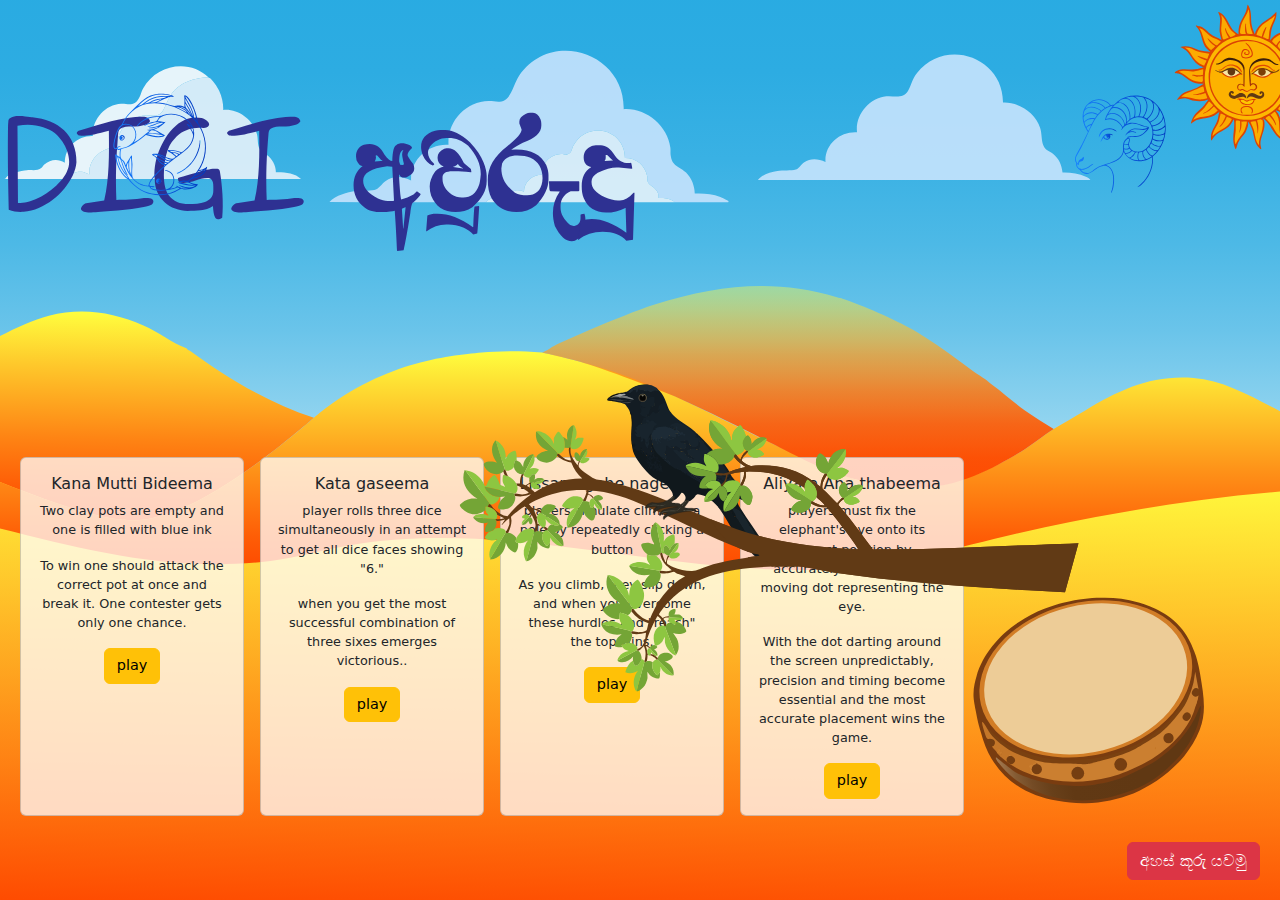
<file: index.html>
<!DOCTYPE html>
<html lang="en">

<head>
  <meta charset="UTF-8" />
  <meta name="viewport" content="width=device-width, initial-scale=1.0" />
  <title>DIGI Awurudu</title>
  <link href="https://cdn.jsdelivr.net/npm/bootstrap@5.3.2/dist/css/bootstrap.min.css" rel="stylesheet">
  <style>
    body {
      margin: 0;
      overflow: hidden;
      background: url('assets/background-01.svg') no-repeat center center fixed;
      background-size: cover;
    }

    .scene {
      position: relative;
      width: 100%;
      height: 100vh;
      overflow: hidden;
    }

    .floating,
    .vibrate,
    .move-left,
    .sway,
    .sun-move {
      position: absolute;
    }

    .move-left-fast {
      animation: moveLeft 40s linear infinite;
    }

    .move-left-slow {
      animation: moveLeft 70s linear infinite;
    }

    .headline-floating {
      animation: floatY 1s ease-in-out infinite alternate;
    }


    .floating {
      animation: floatY 3s ease-in-out infinite alternate;
    }

    .vibrate {
      animation: vibrate 0.3s infinite alternate;
    }

    .sway {
      animation: sway 2s ease-in-out infinite alternate;
    }

    .sun-move {
      animation: sunMove 20s linear infinite;
    }

    @keyframes moveLeft {
      0% {
        transform: translateX(100vw);
      }

      100% {
        transform: translateX(-100vw);
      }
    }

    @keyframes floatY {
      0% {
        transform: translateY(0px);
      }

      100% {
        transform: translateY(10px);
      }
    }

    @keyframes vibrate {
      0% {
        transform: rotate(0deg);
      }

      100% {
        transform: rotate(2deg);
      }
    }

    @keyframes sway {
      0% {
        transform: rotate(-1deg);
      }

      100% {
        transform: rotate(1deg);
      }
    }

    @keyframes sunMove {
      0% {
        top: 30%;
        left: 10%;
      }

      100% {
        top: 10%;
        left: 80%;
      }
    }

    .btn-container {
      position: absolute;
      bottom: 20px;
      left: 50%;
      transform: translateX(-50%);
    }

    .btn-container .btn {
      margin: 0 5px;
    }

    svg {
      width: auto;
      height: auto;
    }

    .fire{
            position: fixed;
            right: 20px;
            bottom: 20px;
           
            cursor: pointer;
            z-index: 1000;
        }
  </style>
</head>

<body>
  <div class="scene">

    <!-- Headline -->
    <img src="assets/headline.svg" class="floating" style="width: 50%; left: 25%; transform: translateX(-50%);" />

    <div class="fire">
      <a href="fireWorks.html" class="btn btn-danger">අහස් කූරු යවමු</a>
    </div>

    <!-- Clouds -->
    <img src="assets/cloud1.svg" class="move-left-fast" style="top:10%; width: 25%;" />
    <img src="assets/cloud2.svg" class="move-left-slow z-index: 3" style="top:12%; width: 33%;" />
    <img src="assets/cloud3.svg" class="move-left-fast" style="top:15%; width: 28%;" />

    <!-- Sun -->
    <img src="assets/sun.svg" class="sun-move" style="width: 22%; z-index: 2;" />

    <!-- Pisces -->
    <img src="assets/pisces.svg" class="floating" style="top: 10%; left: 5%; width: 15%; z-index: 1;" />

    <!-- Aries -->
    <img src="assets/aries.svg" class="floating" style="top: 10%; right: 5%; width: 15%; z-index: 1;" />

    <!-- Tree with crow -->
    <img src="assets/tree-branch_with_bird.svg" class="sway"
      style="bottom: 20%; left: 60%; width: 50%; transform: translateX(-50%); z-index: 4;" />

    <!-- Rabana -->
    <img src="assets/rabana.svg" class="vibrate" style="bottom: 10%; left: 70%; width: 30%;" />

    <!-- Buttons -->
    <div class="btn-container d-flex flex-wrap gap-3 "
      style="justify-content: flex-start; width: 100%; padding-left: 20px; margin-bottom: 5%;">
      <div class="card text-center bg-white bg-opacity-75 col-12 col-sm-6 col-md-4"
        style="max-width: 14rem; font-size: 0.8rem;">
        <div class="card-body">
          <h5 class="card-title" style="font-size: 1rem;">Kana Mutti Bideema</h5>
          <p class="card-text d-none d-sm-block">Two clay pots are empty and one is filled with blue ink</p>
          <p class="card-text d-none d-sm-block">To win one should attack the correct pot at once and break it. One
            contester gets only one chance.</p>
          <a href="kanamutti.html" class="btn btn-warning" style="font-size: 0.9rem;">play</a>
        </div>
      </div>

      <div class="card text-center bg-white bg-opacity-75 col-12 col-sm-6 col-md-4"
        style="max-width: 14rem; font-size: 0.8rem;">
        <div class="card-body">
          <h5 class="card-title" style="font-size: 1rem;">Kata gaseema</h5>
          <p class="card-text d-none d-sm-block">player rolls three dice simultaneously in an attempt to get all dice
            faces showing "6." </p>
          <p class="card-text d-none d-sm-block">when you get the most successful combination of three sixes emerges
            victorious..</p>
          <a href="kata.html" class="btn btn-warning" style="font-size: 0.9rem;">play</a>
        </div>
      </div>

      <div class="card text-center bg-white bg-opacity-75 col-12 col-sm-6 col-md-4"
        style="max-width: 14rem; font-size: 0.8rem;">
        <div class="card-body">
          <h5 class="card-title" style="font-size: 1rem;">Lissana gahe nageema</h5>
          <p class="card-text d-none d-sm-block">players simulate climbing a pole by repeatedly clicking a button</p>
          <p class="card-text d-none d-sm-block">As you climb, they slip down, and when you overcome these hurdles and
            "reach" the top wins.</p>
          <a href="lissanagaha.html" class="btn btn-warning" style="font-size: 0.9rem;">play</a>
        </div>
      </div>

      <div class="card text-center bg-white bg-opacity-75 col-12 col-sm-6 col-md-4"
        style="max-width: 14rem; font-size: 0.8rem;">
        <div class="card-body">
          <h5 class="card-title" style="font-size: 1rem;">Aliyata Aha thabeema</h5>
          <p class="card-text d-none d-sm-block">players must fix the elephant's eye onto its correct position by
            accurately hitting a fast-moving dot representing the eye.</p>
          <p class="card-text d-none d-sm-block"> With the dot darting around the screen unpredictably, precision and
            timing become essential and the most accurate placement wins the game.</p>
          <a href="aliya.html" class="btn btn-warning" style="font-size: 0.9rem;">play</a>
        </div>
      </div>
    </div>

  </div>

</body>

</html>
</file>
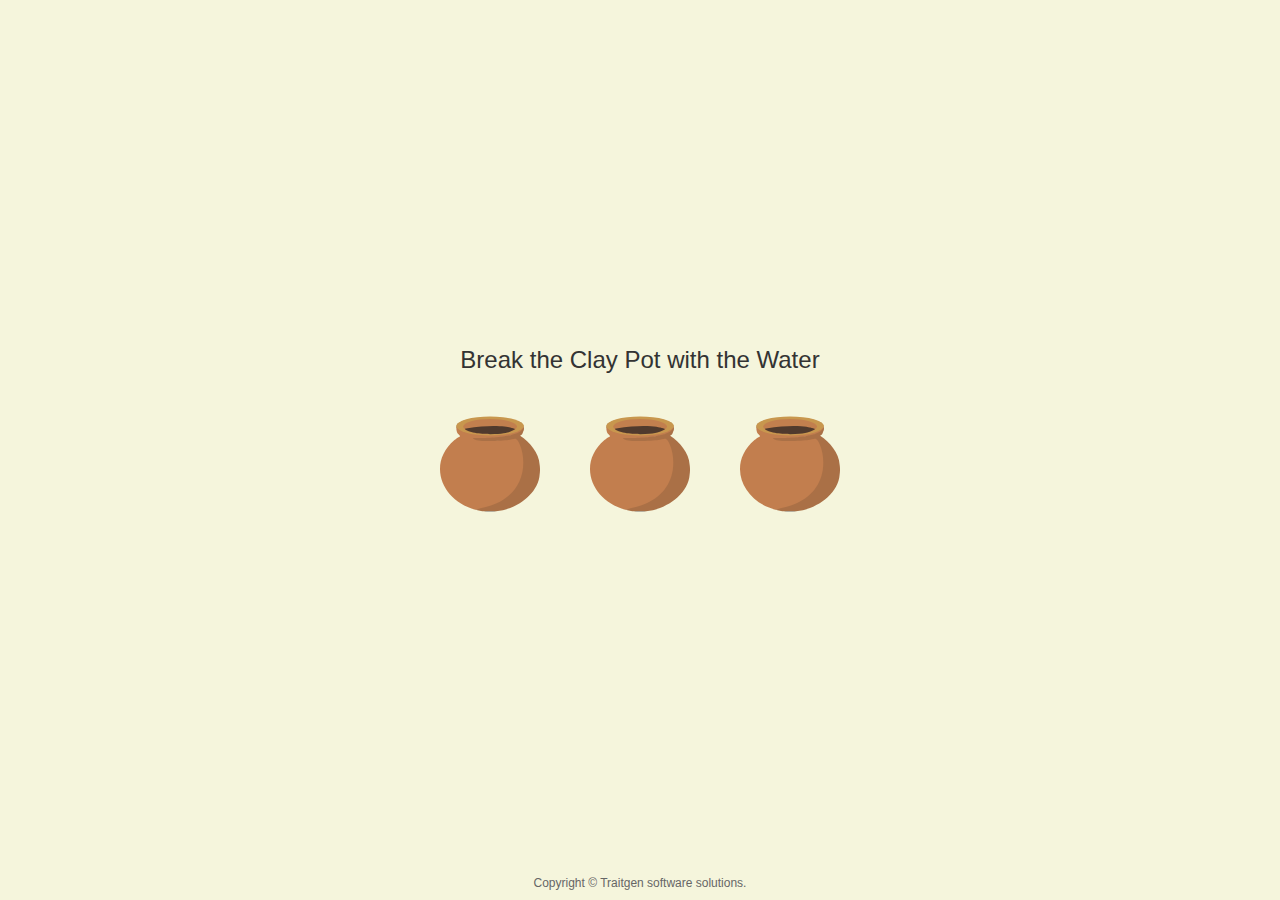
<file: claypot.html>
<!DOCTYPE html>
<html lang="en">
<head>
  <meta charset="UTF-8" />
  <meta name="viewport" content="width=device-width, initial-scale=1.0" />
  <title>Kana Mutti Bideema</title>
  <style>
    body {
      font-family: Arial, sans-serif;
      display: flex;
      flex-direction: column;
      align-items: center;
      justify-content: center;
      height: 100vh;
      margin: 0;
      background-color: #f5f5dc;
      overflow: hidden;
    }

    .game-title {
      font-size: 24px;
      margin-bottom: 30px;
      color: #333;
      text-align: center;
    }

    .pots-container {
      display: flex;
      justify-content: center;
      gap: 50px;
      margin-bottom: 30px;
    }

    .pot {
      width: 100px;
      height: 120px;
      position: relative;
      cursor: pointer;
      transition: transform 0.2s;
      animation: oscillate 3s infinite ease-in-out;
      pointer-events: auto;
    }

    .pot:hover {
      transform: scale(1.05);
    }

    /* Style for the clay pot image */
    .pot img.claypot {
      width: 100%;
      height: 100%;
      display: block;
    }

    /* The splash image is positioned absolutely on top of the pot */
    .pot img.splash {
      position: absolute;
      top: 0;
      left: 0;
      width: 100%;
      height: 100%;
      opacity: 0;
      pointer-events: none;
    }

    /* Animate the splash appearance */
    .pot img.splash.show {
      animation: splash 0.5s forwards;
    }

    @keyframes oscillate {
      0%, 100% { transform: translateY(0) rotate(0deg); }
      25% { transform: translateY(-10px) rotate(2deg); }
      50% { transform: translateY(0) rotate(0deg); }
      75% { transform: translateY(-10px) rotate(-2deg); }
    }

    @keyframes splash {
      0% { opacity: 0; transform: scale(0.8); }
      50% { opacity: 1; transform: scale(1.2); }
      100% { opacity: 1; transform: scale(1); }
    }

    .modal {
      display: none;
      position: fixed;
      top: 0;
      left: 0;
      width: 100%;
      height: 100%;
      background-color: rgba(0, 0, 0, 0.7);
      z-index: 100;
      justify-content: center;
      align-items: center;
    }

    .modal-content {
      background-color: white;
      padding: 30px;
      border-radius: 10px;
      text-align: center;
      max-width: 300px;
      animation: fadeIn 0.3s;
    }

    .modal h2 {
      margin-top: 0;
      color: #333;
    }

    .modal button {
      background-color: #8B4513;
      color: white;
      border: none;
      padding: 10px 20px;
      border-radius: 5px;
      cursor: pointer;
      font-size: 16px;
      margin-top: 20px;
    }

    .modal button:hover {
      background-color: #A0522D;
    }

    @keyframes fadeIn {
      from { opacity: 0; transform: translateY(-20px); }
      to { opacity: 1; transform: translateY(0); }
    }

    .copyright {
      position: absolute;
      bottom: 10px;
      color: #666;
      font-size: 12px;
    }
  </style>
</head>
<body>
  <div class="game-title">Break the Clay Pot with the Water</div>

  <div class="pots-container">
    <!-- Each pot has a data attribute for its number -->
    <div class="pot" data-pot="1">
      <img src="assets/claypot.svg" alt="Clay Pot" class="claypot">
      <img src="assets/splash.svg" alt="Splash" class="splash">
    </div>
    <div class="pot" data-pot="2">
      <img src="assets/claypot.svg" alt="Clay Pot" class="claypot">
      <img src="assets/splash.svg" alt="Splash" class="splash">
    </div>
    <div class="pot" data-pot="3">
      <img src="assets/claypot.svg" alt="Clay Pot" class="claypot">
      <img src="assets/splash.svg" alt="Splash" class="splash">
    </div>
  </div>

  <div class="copyright">Copyright © Traitgen software solutions.</div>

  <!-- Modals for win or lose messages -->
  <div class="modal" id="winModal">
    <div class="modal-content">
      <h2>Congratulations!</h2>
      <p>You broke the correct pot with the Water!</p>
      <button onclick="resetGame()">Play Again</button>
    </div>
  </div>

  <div class="modal" id="loseModal">
    <div class="modal-content">
      <h2>Oops!</h2>
      <p>That pot was empty. Try again!</p>
      <button onclick="resetGame()">Try Again</button>
    </div>
  </div>

  <script>
    let correctPot;
    let gameActive = true;

    // Set up the initial game state
    function initGame() {
      document.querySelectorAll('.pot').forEach(pot => {
        // Reset the pot image to the intact clay pot
        const claypotImg = pot.querySelector('img.claypot');
        claypotImg.src = 'assets/claypot.svg';

        // Hide the splash image
        const splashImg = pot.querySelector('img.splash');
        splashImg.classList.remove('show');
        splashImg.style.opacity = 0;

        // Re-enable clicks
        pot.style.pointerEvents = 'auto';
      });
      // Randomly choose the pot that contains the water (correct pot)
      correctPot = Math.floor(Math.random() * 3) + 1;
      gameActive = true;
    }

    // Set up event listeners for the pots
    function setupEventListeners() {
      document.querySelectorAll('.pot').forEach(pot => {
        pot.addEventListener('click', function () {
          if (!gameActive) return;

          const potNumber = parseInt(this.getAttribute('data-pot'));
          // Prevent further clicks on this pot
          this.style.pointerEvents = 'none';

          // Change the pot image to the broken clay pot image
          const claypotImg = this.querySelector('img.claypot');
          claypotImg.src = 'assets/claypotbroken.svg';

          // If this is the correct pot, animate the splash image
          if (potNumber === correctPot) {
            const splashImg = this.querySelector('img.splash');
            // Use a slight delay for visual effect
            setTimeout(() => {
              splashImg.classList.add('show');
            }, 200);
          }

          // After animation delay, show appropriate modal
          setTimeout(() => {
            if (potNumber === correctPot) {
              document.getElementById('winModal').style.display = 'flex';
            } else {
              document.getElementById('loseModal').style.display = 'flex';
            }
          }, 800);

          gameActive = false;
        });
      });
    }

    // Reset the game by hiding modals and re-initializing the state
    function resetGame() {
      document.getElementById('winModal').style.display = 'none';
      document.getElementById('loseModal').style.display = 'none';
      initGame();
    }

    window.onload = function () {
      initGame();
      setupEventListeners();
    };
  </script>
</body>
</html>
</file>
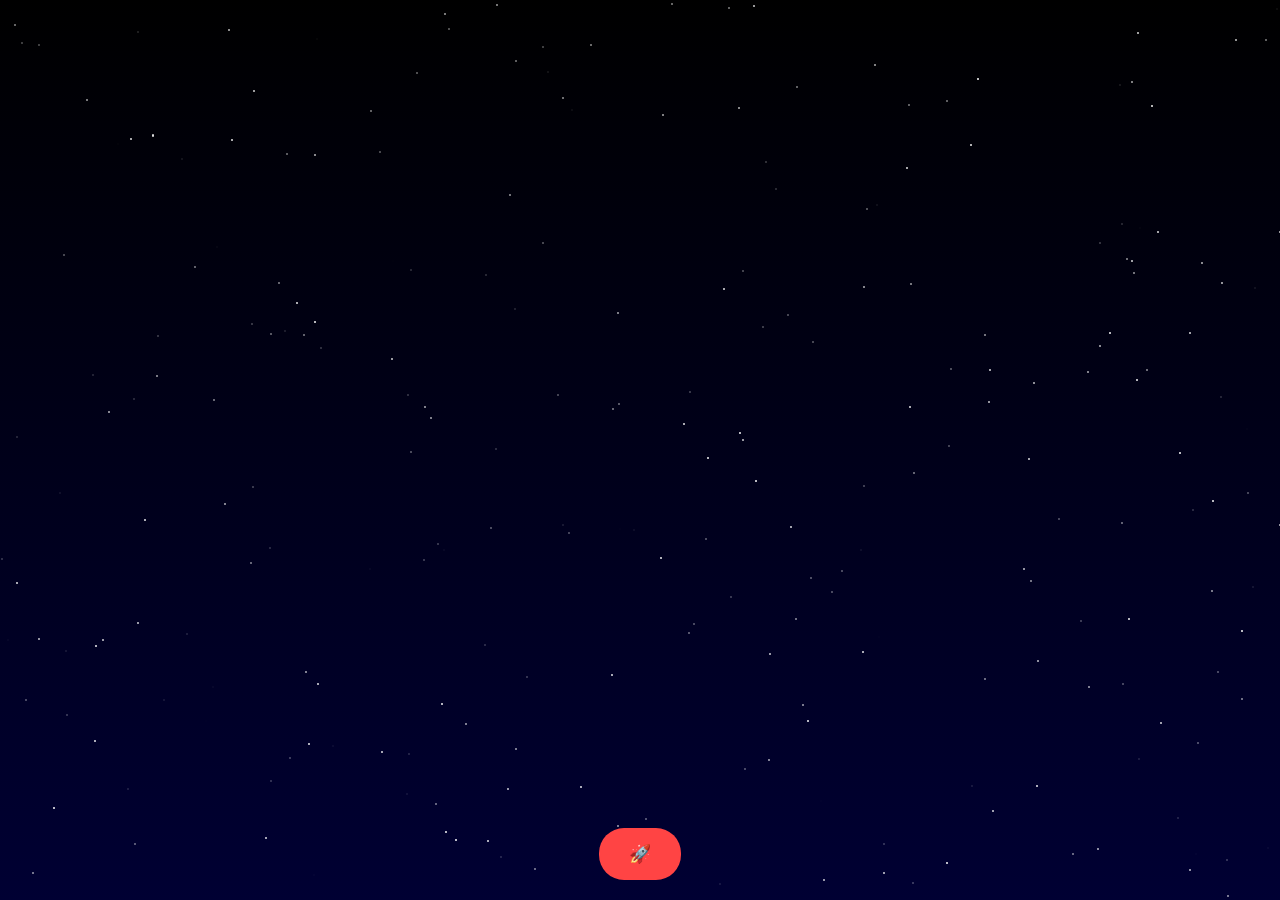
<file: fireWorks.html>
<!DOCTYPE html>
<html lang="en">
<head>
    <meta charset="UTF-8">
    <meta name="viewport" content="width=device-width, initial-scale=1.0">
    <title>Fireworks Display</title>
    <style>
        body, html { margin: 0; overflow: hidden; height: 100%; }
        #sky { position: fixed; width: 100%; height: 100%; background: linear-gradient(to bottom, #000000 0%, #000033 100%); }
        #launchButton {
            position: fixed; bottom: 20px; left: 50%; transform: translateX(-50%);
            padding: 15px 30px; font-size: 18px; background: #ff4444; color: white;
            border: none; border-radius: 25px; cursor: pointer; transition: background 0.3s;
            z-index: 1000;
        }
        #launchButton:hover { background: #ff0000; }
        .star { position: absolute; width: 2px; height: 2px; background: white; border-radius: 50%; z-index: 1; animation: twinkle 2s infinite ease-in-out alternate; }
        @keyframes twinkle { 0% { opacity: 0.2; } 100% { opacity: 1; } }
        @keyframes tailFlame { 0% { transform: translateY(0); opacity: 1; } 100% { transform: translateY(10px); opacity: 0; } }
    </style>
</head>
<body>
    <div id="sky"></div>
    <button id="launchButton">🚀</button>

    <script>
        const sky = document.getElementById('sky');
        const launchButton = document.getElementById('launchButton');
        
        // Create random twinkling stars
        function createStars() {
            for (let i = 0; i < 250; i++) {
                const star = document.createElement('div');
                star.classList.add('star');
                star.style.left = `${Math.random() * 100}%`;
                star.style.top = `${Math.random() * 100}%`;
                star.style.opacity = Math.random();
                sky.appendChild(star);
            }
        }

        // Launch a rocket
        function launchRocket() {
            const targetY = window.innerHeight / (2 + Math.random());
            const rocketCount = Math.random() < 0.5 ? 2 : 3;

            for (let i = 0; i < rocketCount; i++) {
                const startX = Math.random() * (window.innerWidth - 100) + 50;
                const container = document.createElement('div');
                container.style.position = 'absolute';
                container.style.left = `${startX}px`;
                container.style.top = `${window.innerHeight}px`;
                container.style.zIndex = 3;

                const rocket = document.createElement('div');
                rocket.style.width = '20px';
                rocket.style.height = '60px';
                rocket.style.background = 'linear-gradient(to top, #ff3366, #ff99cc)';
                rocket.style.borderRadius = '10px';
                rocket.style.transform = 'rotate(180deg)';

                const tail = document.createElement('div');
                tail.style.position = 'absolute';
                tail.style.width = '10px';
                tail.style.height = '50px';
                tail.style.background = 'linear-gradient(to top, rgba(255,165,0,0.9), transparent)';
                tail.style.left = '50%';
                tail.style.bottom = '-50px';
                tail.style.transform = 'translateX(-50%)';
                tail.style.animation = 'tailFlame 0.2s infinite alternate';
                tail.style.filter = 'blur(3px)';

                container.appendChild(rocket);
                container.appendChild(tail);
                sky.appendChild(container);

                let currentY = window.innerHeight;
                function moveRocket() {
                    currentY -= 10 + Math.random() * 5;
                    container.style.top = `${currentY}px`;
                    if (currentY <= targetY) {
                        createFirework(startX, currentY);
                        container.remove();
                    } else {
                        requestAnimationFrame(moveRocket);
                    }
                }

                requestAnimationFrame(moveRocket);
            }
        }

        // Create a firework effect
        function createFirework(x, y, particleCount = 60) {
            const colors = ['#ff0044', '#00ffcc', '#ffcc00', '#ff66ff', '#00ccff', '#66ff66', '#ff6600'];
            const textColors = ['#ffffff', '#ffcc00', '#ff66ff', '#66ffff', '#66ff66'];

            for (let i = 0; i < particleCount; i++) {
                const particle = document.createElement('div');
                const size = 2 + Math.random() * 4;
                const angle = Math.random() * Math.PI * 2;
                const velocity = 3 + Math.random() * 6;
                const vx = Math.cos(angle) * velocity;
                let vy = Math.sin(angle) * velocity;
                particle.style.position = 'absolute';
                particle.style.width = `${size}px`;
                particle.style.height = `${size}px`;
                particle.style.background = colors[Math.floor(Math.random() * colors.length)];
                particle.style.borderRadius = '50%';
                particle.style.pointerEvents = 'none';
                particle.style.zIndex = 2;
                particle.style.boxShadow = `0 0 8px ${particle.style.background}`;
                particle.style.left = `${x}px`;
                particle.style.top = `${y}px`;
                sky.appendChild(particle);

                let currentX = x, currentY = y, alpha = 1;
                function animate() {
                    currentX += vx;
                    currentY += vy;
                    vy += 0.12;
                    alpha -= 0.006;

                    particle.style.left = `${currentX}px`;
                    particle.style.top = `${currentY}px`;
                    particle.style.opacity = alpha;

                    if (alpha > 0) {
                        requestAnimationFrame(animate);
                    } else {
                        particle.remove();
                    }
                }

                requestAnimationFrame(animate);
            }

            // Add burst text
            const text = document.createElement('div');
            text.innerText = "සුභ නව වසරක් වේවා! 🎉"; 
            text.style.position = 'absolute';
            text.style.left = `${x - 80}px`;
            text.style.top = `${y - 50}px`;
            text.style.color = textColors[Math.floor(Math.random() * textColors.length)];
            text.style.fontSize = '26px';
            text.style.fontWeight = 'bold';
            text.style.textShadow = '0 0 10px white';
            text.style.opacity = '1';
            text.style.transition = 'opacity 2s, transform 2s';
            text.style.zIndex = 3;
            text.style.pointerEvents = 'none';
            sky.appendChild(text);

            setTimeout(() => {
                text.style.opacity = '0';
                text.style.transform = 'translateY(-60px)';
            }, 100);

            setTimeout(() => {
                text.remove();
            }, 2100);
        }

        // Event listeners
        launchButton.addEventListener('click', launchRocket);

        // Initialize the sky with stars
        createStars();
    </script>
</body>
</html>
</file>
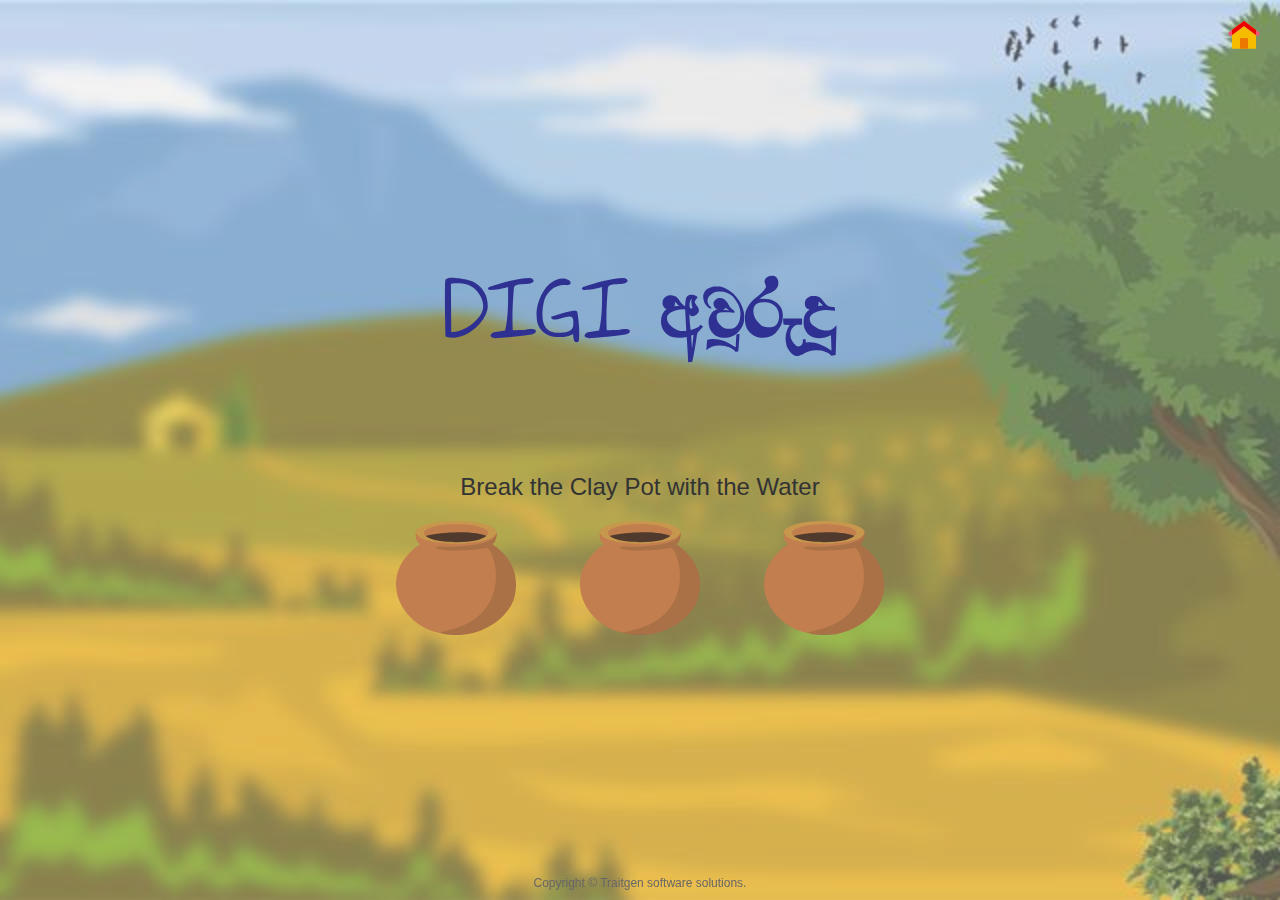
<file: kanamutti.html>
<!DOCTYPE html>
<html lang="en">
<head>
  <meta charset="UTF-8" />
  <meta name="viewport" content="width=device-width, initial-scale=1.0, maximum-scale=1.0, user-scalable=no" />
  <title>Kana Mutti Bideema</title>
  <style>
    * {
      box-sizing: border-box;
    }

    body {
      font-family: Arial, sans-serif;
      display: flex;
      flex-direction: column;
      align-items: center;
      justify-content: center;
      min-height: 100vh;
      margin: 0;
      padding: 20px;
      background: url('assets/muttibg.jpg') no-repeat center center;
      background-size: cover;
      background-color: rgba(255, 255, 255, 0.3);
      background-blend-mode: overlay;
      background-attachment: fixed;
      overflow: auto;
    }

    .home-icon {
      position: fixed;
      right: 20px;
      top: 20px;
      width: 32px;
      height: 32px;
      z-index: 1000;
    }

    .home-icon img {
      width: 100%;
      height: auto;
    }

    .game-title {
      font-size: clamp(18px, 5vw, 24px);
      margin: 20px 0;
      color: #333;
      text-align: center;
      width: 100%;
    }

    .headline {
      width: 80%;
      max-width: 400px;
      margin: 0 auto 20px;
      animation: floatY 3s ease-in-out infinite alternate;
    }

    .pots-container {
      display: flex;
      justify-content: center;
      gap: 5vw;
      margin-bottom: 30px;
      flex-wrap: wrap;
      width: 100%;
      max-width: 800px;
    }

    .pot {
      width: clamp(80px, 25vw, 120px);
      height: clamp(96px, 30vw, 144px);
      position: relative;
      cursor: pointer;
      transition: transform 0.2s;
      animation: oscillate 3s infinite ease-in-out;
      pointer-events: auto;
      
    }

    .pot:hover {
      transform: scale(1.05);
    }

    .pot img {
      width: 100%;
      height: auto;
      display: block;
    }

    .pot img.splash {
      position: absolute;
      top: 0;
      left: 0;
      opacity: 0;
      pointer-events: none;
    }

    .pot img.splash.show {
      animation: splash 0.5s forwards;
    }

    @keyframes oscillate {
      0%, 100% { transform: translateY(0) rotate(0deg); }
      25% { transform: translateY(-5px) rotate(2deg); }
      50% { transform: translateY(0) rotate(0deg); }
      75% { transform: translateY(-5px) rotate(-2deg); }
    }

    @keyframes splash {
      0% { opacity: 0; transform: scale(0.8); }
      50% { opacity: 1; transform: scale(1.2); }
      100% { opacity: 1; transform: scale(1); }
    }

    .modal {
      display: none;
      position: fixed;
      top: 0;
      left: 0;
      width: 100%;
      height: 100%;
      background-color: rgba(0, 0, 0, 0.7);
      z-index: 100;
      justify-content: center;
      align-items: center;
      padding: 20px;
    }

    .modal-content {
      background-color: white;
      padding: 20px;
      border-radius: 10px;
      text-align: center;
      max-width: 90%;
      width: 400px;
      animation: fadeIn 0.3s;
    }

    .modal h2 {
      margin-top: 0;
      color: #333;
      font-size: clamp(20px, 5vw, 24px);
    }

    .modal button {
      background-color: #8B4513;
      color: white;
      border: none;
      padding: 10px 20px;
      border-radius: 5px;
      cursor: pointer;
      font-size: clamp(14px, 4vw, 16px);
      margin-top: 20px;
      width: 100%;
      max-width: 200px;
    }

    .modal button:hover {
      background-color: #A0522D;
    }

    .floating {
      animation: floatY 3s ease-in-out infinite alternate;
    }

    @keyframes fadeIn {
      from { opacity: 0; transform: translateY(-20px); }
      to { opacity: 1; transform: translateY(0); }
    }

    @keyframes floatY {
      0% { transform: translateY(0px); }
      100% { transform: translateY(10px); }
    }

    .copyright {
      position: fixed;
      bottom: 10px;
      color: #666;
      font-size: clamp(10px, 3vw, 12px);
      text-align: center;
      width: 100%;
    }

    /* Landscape orientation adjustments */
    @media screen and (max-height: 500px) {
      .pots-container {
        margin-bottom: 10px;
      }
      .game-title {
        margin: 10px 0;
      }
    }

    /* Very small screens */
    @media screen and (max-width: 350px) {
      .pots-container {
        gap: 10px;
      }
    }
  </style>
</head>

<body>
  <div class="home-icon">
    <a href="index.html"><img src="assets/home.svg" alt="Home"></a>
  </div>
  
  <img src="assets/headline.svg" class="headline floating" alt="Game Headline">

  <div class="game-title">Break the Clay Pot with the Water</div>

  <div class="pots-container">
    <div class="pot" data-pot="1">
      <img src="assets/claypot.svg" alt="Clay Pot" class="claypot">
      <img src="assets/splash.svg" alt="Splash" class="splash">
    </div>
    <div class="pot" data-pot="2">
      <img src="assets/claypot.svg" alt="Clay Pot" class="claypot">
      <img src="assets/splash.svg" alt="Splash" class="splash">
    </div>
    <div class="pot" data-pot="3">
      <img src="assets/claypot.svg" alt="Clay Pot" class="claypot">
      <img src="assets/splash.svg" alt="Splash" class="splash">
    </div>
  </div>

  <div class="copyright">Copyright © Traitgen software solutions.</div>

  <div class="modal" id="winModal">
    <div class="modal-content">
      <h2>Congratulations!</h2>
      <p>You broke the correct pot with the Water!</p>
      <button onclick="resetGame()">Play Again</button>
    </div>
  </div>

  <div class="modal" id="loseModal">
    <div class="modal-content">
      <h2>හපොයි!</h2>
      <p>පොට්ට ද. ආයෙ බිදහන්!</p>
      <button onclick="resetGame()">Try Again</button>
    </div>
  </div>

  <script>
    let correctPot;
    let gameActive = true;

    function initGame() {
      document.querySelectorAll('.pot').forEach(pot => {
        const claypotImg = pot.querySelector('img.claypot');
        claypotImg.src = 'assets/claypot.svg';

        const splashImg = pot.querySelector('img.splash');
        splashImg.classList.remove('show');
        splashImg.style.opacity = 0;

        pot.style.pointerEvents = 'auto';
      });
      
      correctPot = Math.floor(Math.random() * 3) + 1;
      gameActive = true;
    }

    function setupEventListeners() {
      document.querySelectorAll('.pot').forEach(pot => {
        pot.addEventListener('click', function () {
          if (!gameActive) return;

          const potNumber = parseInt(this.getAttribute('data-pot'));
          this.style.pointerEvents = 'none';

          const claypotImg = this.querySelector('img.claypot');
          claypotImg.src = 'assets/claypotbroken.svg';

          if (potNumber === correctPot) {
            const splashImg = this.querySelector('img.splash');
            setTimeout(() => {
              splashImg.classList.add('show');
            }, 200);
          }

          setTimeout(() => {
            if (potNumber === correctPot) {
              document.getElementById('winModal').style.display = 'flex';
            } else {
              document.getElementById('loseModal').style.display = 'flex';
            }
          }, 800);

          gameActive = false;
        });
      });
    }

    function resetGame() {
      document.getElementById('winModal').style.display = 'none';
      document.getElementById('loseModal').style.display = 'none';
      initGame();
    }

    // Handle both mouse and touch events
    function setupTouchEvents() {
      document.querySelectorAll('.pot').forEach(pot => {
        pot.addEventListener('touchstart', function(e) {
          e.preventDefault();
          this.click();
        }, { passive: false });
      });
    }

    window.onload = function () {
      initGame();
      setupEventListeners();
      setupTouchEvents();
    };
  </script>
</body>
</html>
</file>
